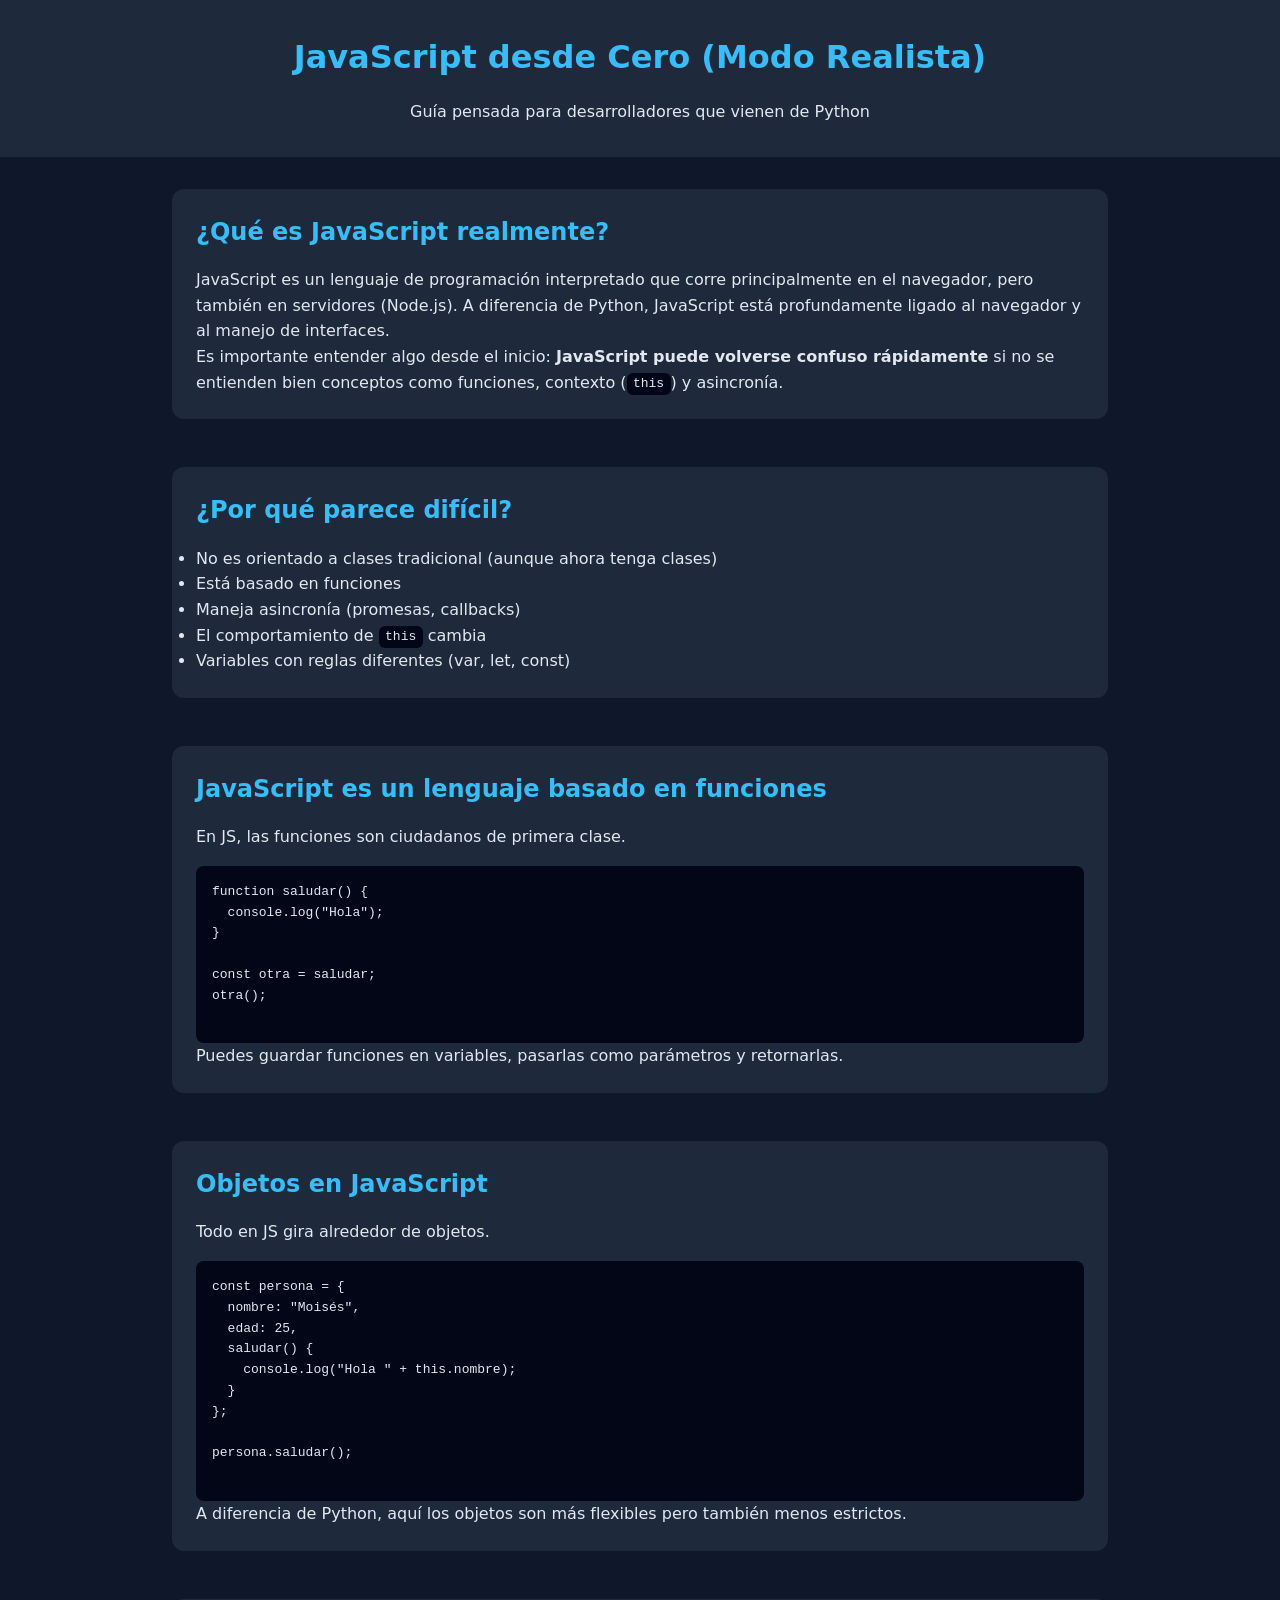
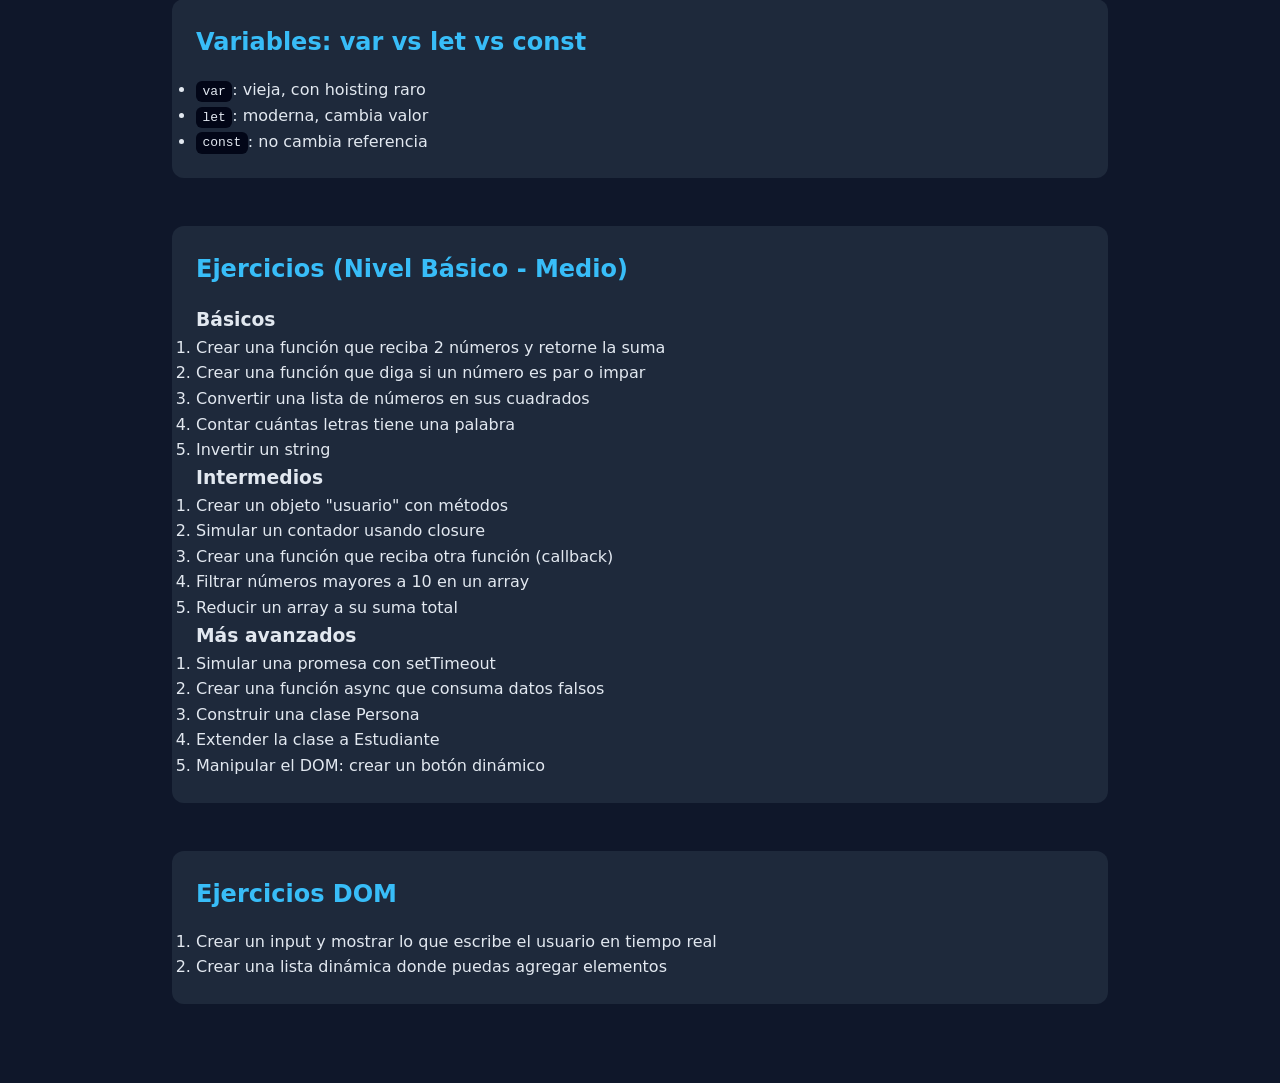
<file: index.html>
<!DOCTYPE html>
<html lang="es">
<head>
  <meta charset="UTF-8">
  <meta name="viewport" content="width=device-width, initial-scale=1.0">
  <title>Guía Completa de JavaScript</title>
  <link rel="stylesheet" href="style.css">
</head>
<body>

<header>
  <h1>JavaScript desde Cero (Modo Realista)</h1>
  <p>Guía pensada para desarrolladores que vienen de Python</p>
</header>

<main>

<section>
  <h2>¿Qué es JavaScript realmente?</h2>
  <p>
    JavaScript es un lenguaje de programación interpretado que corre principalmente en el navegador,
    pero también en servidores (Node.js). A diferencia de Python, JavaScript está profundamente ligado
    al navegador y al manejo de interfaces.
  </p>

  <p>
    Es importante entender algo desde el inicio: <strong>JavaScript puede volverse confuso rápidamente</strong>
    si no se entienden bien conceptos como funciones, contexto (<code>this</code>) y asincronía.
  </p>
</section>

<section>
  <h2>¿Por qué parece difícil?</h2>
  <ul>
    <li>No es orientado a clases tradicional (aunque ahora tenga clases)</li>
    <li>Está basado en funciones</li>
    <li>Maneja asincronía (promesas, callbacks)</li>
    <li>El comportamiento de <code>this</code> cambia</li>
    <li>Variables con reglas diferentes (var, let, const)</li>
  </ul>
</section>

<section>
  <h2>JavaScript es un lenguaje basado en funciones</h2>
  <p>
    En JS, las funciones son ciudadanos de primera clase.
  </p>

  <pre>
function saludar() {
  console.log("Hola");
}

const otra = saludar;
otra();
  </pre>

  <p>
    Puedes guardar funciones en variables, pasarlas como parámetros y retornarlas.
  </p>
</section>

<section>
  <h2>Objetos en JavaScript</h2>
  <p>
    Todo en JS gira alrededor de objetos.
  </p>

  <pre>
const persona = {
  nombre: "Moisés",
  edad: 25,
  saludar() {
    console.log("Hola " + this.nombre);
  }
};

persona.saludar();
  </pre>

  <p>
    A diferencia de Python, aquí los objetos son más flexibles pero también menos estrictos.
  </p>
</section>

<section>
  <h2>Variables: var vs let vs const</h2>
  <ul>
    <li><code>var</code>: vieja, con hoisting raro</li>
    <li><code>let</code>: moderna, cambia valor</li>
    <li><code>const</code>: no cambia referencia</li>
  </ul>
</section>

<section>
  <h2>Ejercicios (Nivel Básico - Medio)</h2>

  <h3>Básicos</h3>
  <ol>
    <li>Crear una función que reciba 2 números y retorne la suma</li>
    <li>Crear una función que diga si un número es par o impar</li>
    <li>Convertir una lista de números en sus cuadrados</li>
    <li>Contar cuántas letras tiene una palabra</li>
    <li>Invertir un string</li>
  </ol>

  <h3>Intermedios</h3>
  <ol>
    <li>Crear un objeto "usuario" con métodos</li>
    <li>Simular un contador usando closure</li>
    <li>Crear una función que reciba otra función (callback)</li>
    <li>Filtrar números mayores a 10 en un array</li>
    <li>Reducir un array a su suma total</li>
  </ol>

  <h3>Más avanzados</h3>
  <ol>
    <li>Simular una promesa con setTimeout</li>
    <li>Crear una función async que consuma datos falsos</li>
    <li>Construir una clase Persona</li>
    <li>Extender la clase a Estudiante</li>
    <li>Manipular el DOM: crear un botón dinámico</li>
  </ol>

</section>

<section>
  <h2>Ejercicios DOM</h2>
  <ol>
    <li>Crear un input y mostrar lo que escribe el usuario en tiempo real</li>
    <li>Crear una lista dinámica donde puedas agregar elementos</li>
  </ol>
</section>

</main>
<script src="script.js"></script>
</body>
</html>
</file>
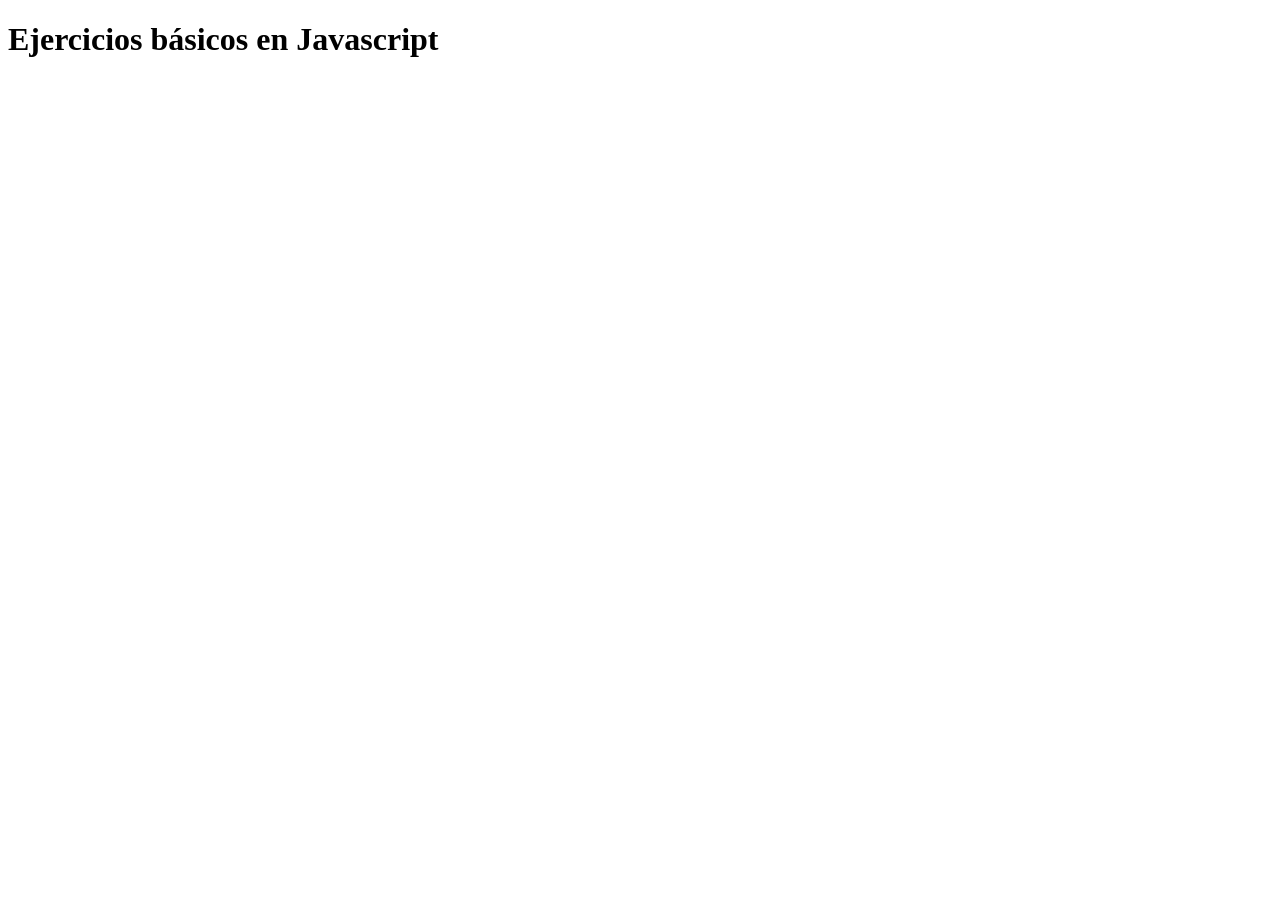
<file: basicos/index.html>
<!DOCTYPE html>
<html lang="en">
<head>
    <meta charset="UTF-8">
    <meta name="viewport" content="width=device-width, initial-scale=1.0">
    <title>Ejercicios básicos en Javascript</title>
</head>
<body>
    <h1>Ejercicios básicos en Javascript</h1>

    <script src="script.js"></script>
</body>
</html>
</file>
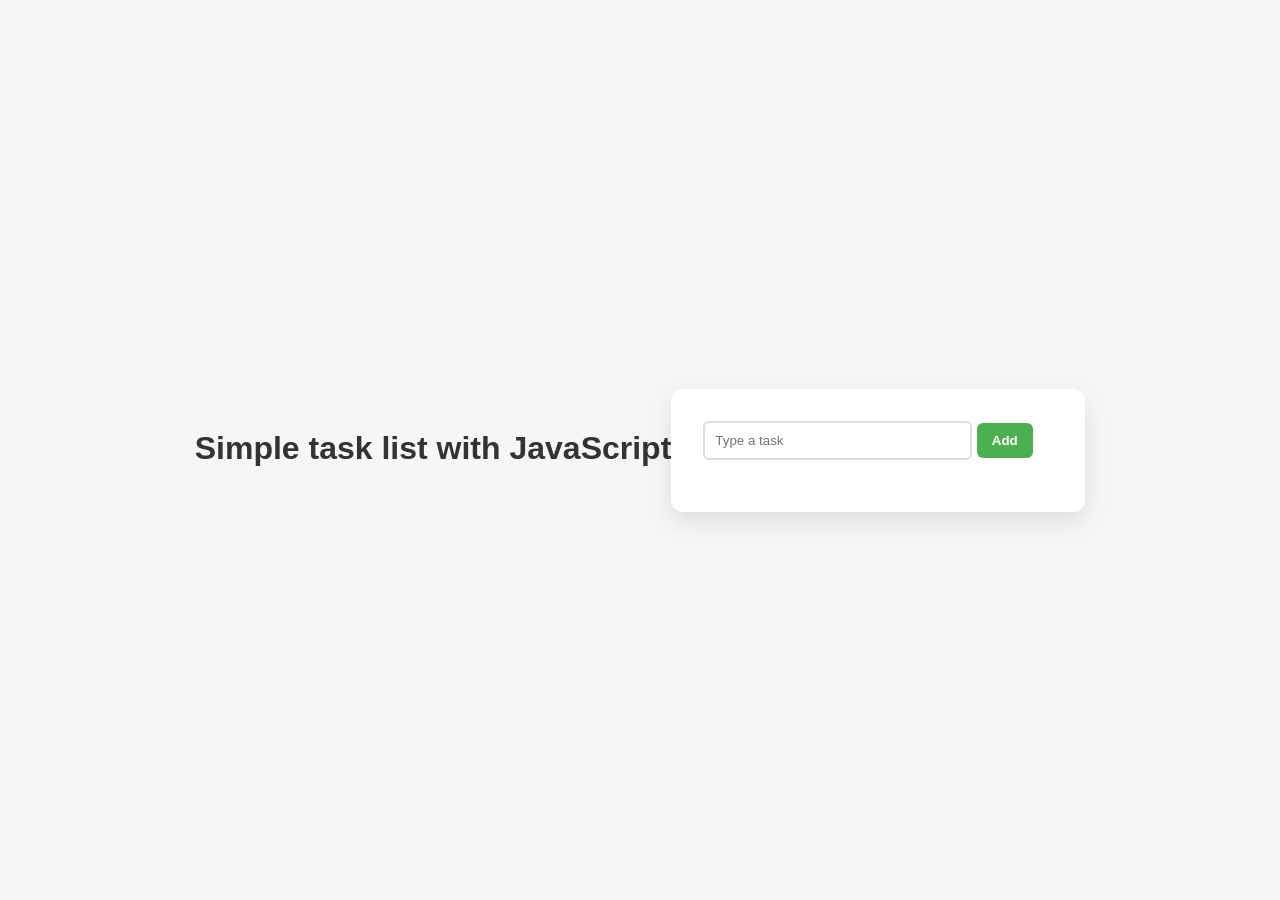
<file: prueba.html>
<!DOCTYPE html>
<html lang="en">
<head>
    <meta charset="UTF-8">
    <meta name="viewport" content="width=device-width, initial-scale=1.0">
    <title>JavaScript Sample</title>

    <link rel="stylesheet" href="prueba.css">
</head>
<body>
    <h1>Simple task list with JavaScript</h1>

    <main>

        <div id="app">

            <input type="text" id="inputTask" placeholder="Type a task">

            <button id="btnAdd">Add</button>

            <ol id="task-list"></ol>

        </div>

    </main>

    <script src="script.js"></script>
</body>
</html>
</file>
<file: style.css>
:root {
    --bg: #0f172a;
    --card: #1e293b;
    --text: #e2e8f0;
    --accent: #38bdf8;
}

* {
    margin: 0;
    padding: 0;
    box-sizing: border-box;
}

body {
    font-family: system-ui, sans-serif;
    background: var(--bg);
    color: var(--text);
    line-height: 1.6;
}

header {
    padding: 2rem;
    text-align: center;
    background: var(--card);
}

main {
    max-width: 1000px;
    margin: auto;
    padding: 2rem;
}

section {
    margin-bottom: 3rem;
    padding: 1.5rem;
    background: var(--card);
    border-radius: 12px;
}

h1, h2 {
    color: var(--accent);
    margin-bottom: 1rem;
}

code {
    background: #020617;
    padding: 0.2rem 0.4rem;
    border-radius: 6px;
}

pre {
    background: #020617;
    padding: 1rem;
    overflow-x: auto;
    border-radius: 8px;
    margin-top: 1rem;
}
</file>
<file: prueba.css>
/* 1. Estilos Generales: Centramos todo y elegimos una fuente moderna */
body {
    font-family: 'Segoe UI', Tahoma, Geneva, Verdana, sans-serif;
    background-color: #f4f7f6; /* Un gris muy clarito para el fondo */
    display: flex;
    justify-content: center;
    align-items: center;
    height: 100vh;
    margin: 0;
}

/* 2. El Contenedor Principal (#app) */
#app {
    background-color: white;
    padding: 2rem;
    border-radius: 12px;      /* Bordes redondeados */
    box-shadow: 0 10px 25px rgba(0,0,0,0.1); /* Sombra suave para dar profundidad */
    width: 350px;
}

h1 {
    text-align: center;
    color: #333;
    margin-bottom: 1.5rem;
}

/* 3. Estilos del Input y el Botón */
input {
    padding: 10px;
    width: 70%;
    border: 2px solid #ddd;
    border-radius: 6px;
    outline: none; /* Quita el borde azul feo por defecto */
}

input:focus {
    border-color: #4CAF50; /* Cambia a verde cuando haces clic para escribir */
}

button {
    padding: 10px 15px;
    background-color: #4CAF50; /* Color verde moderno */
    color: white;
    border: none;
    border-radius: 6px;
    cursor: pointer;
    font-weight: bold;
    transition: background 0.3s; /* Animación suave al pasar el mouse */
}

button:hover {
    background-color: #45a049; /* Verde un poco más oscuro al pasar el mouse */
}

/* 4. Estilos de la Lista de Tareas */
ol {
    margin-top: 20px;
    padding-left: 20px;
}

li {
    background: #f9f9f9;
    margin-bottom: 8px;
    padding: 8px;
    border-radius: 4px;
    color: #555;
    border-left: 4px solid #4CAF50; /* Un detalle de diseño a la izquierda */
}
</file>
